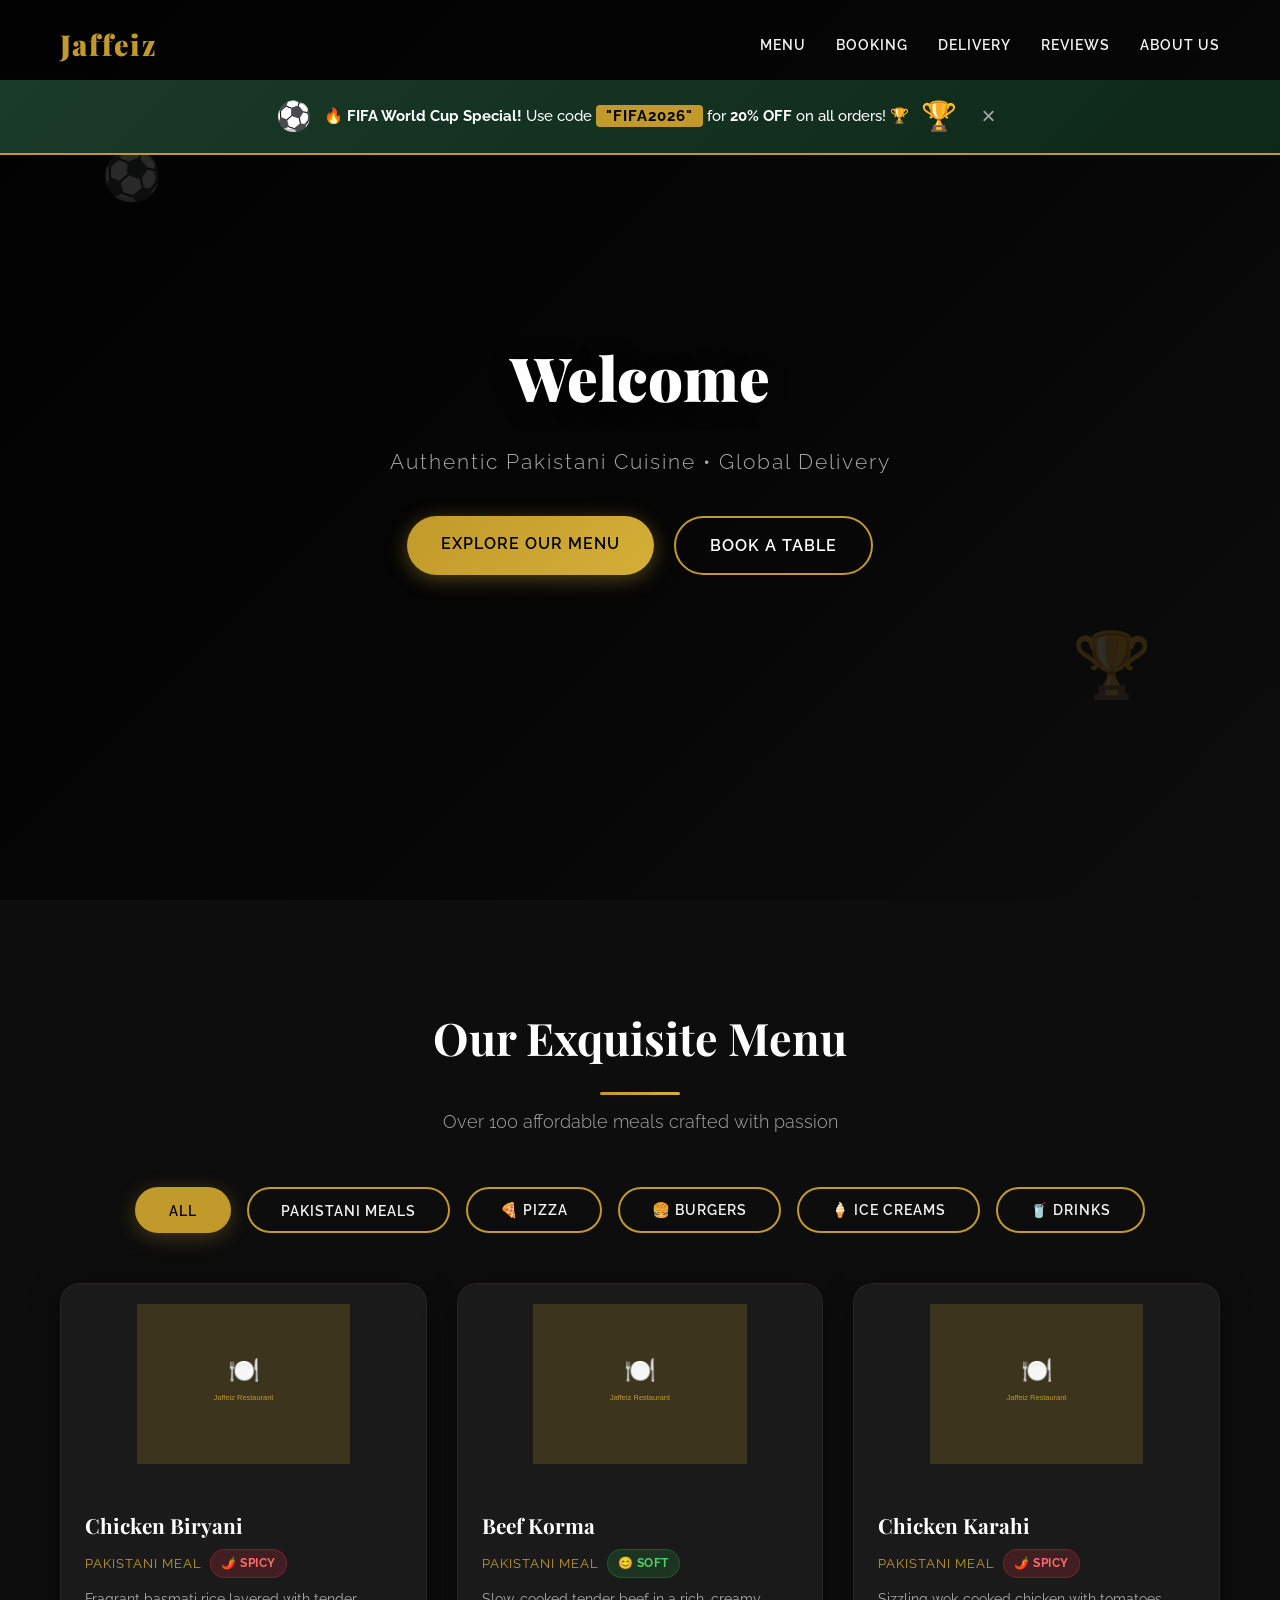
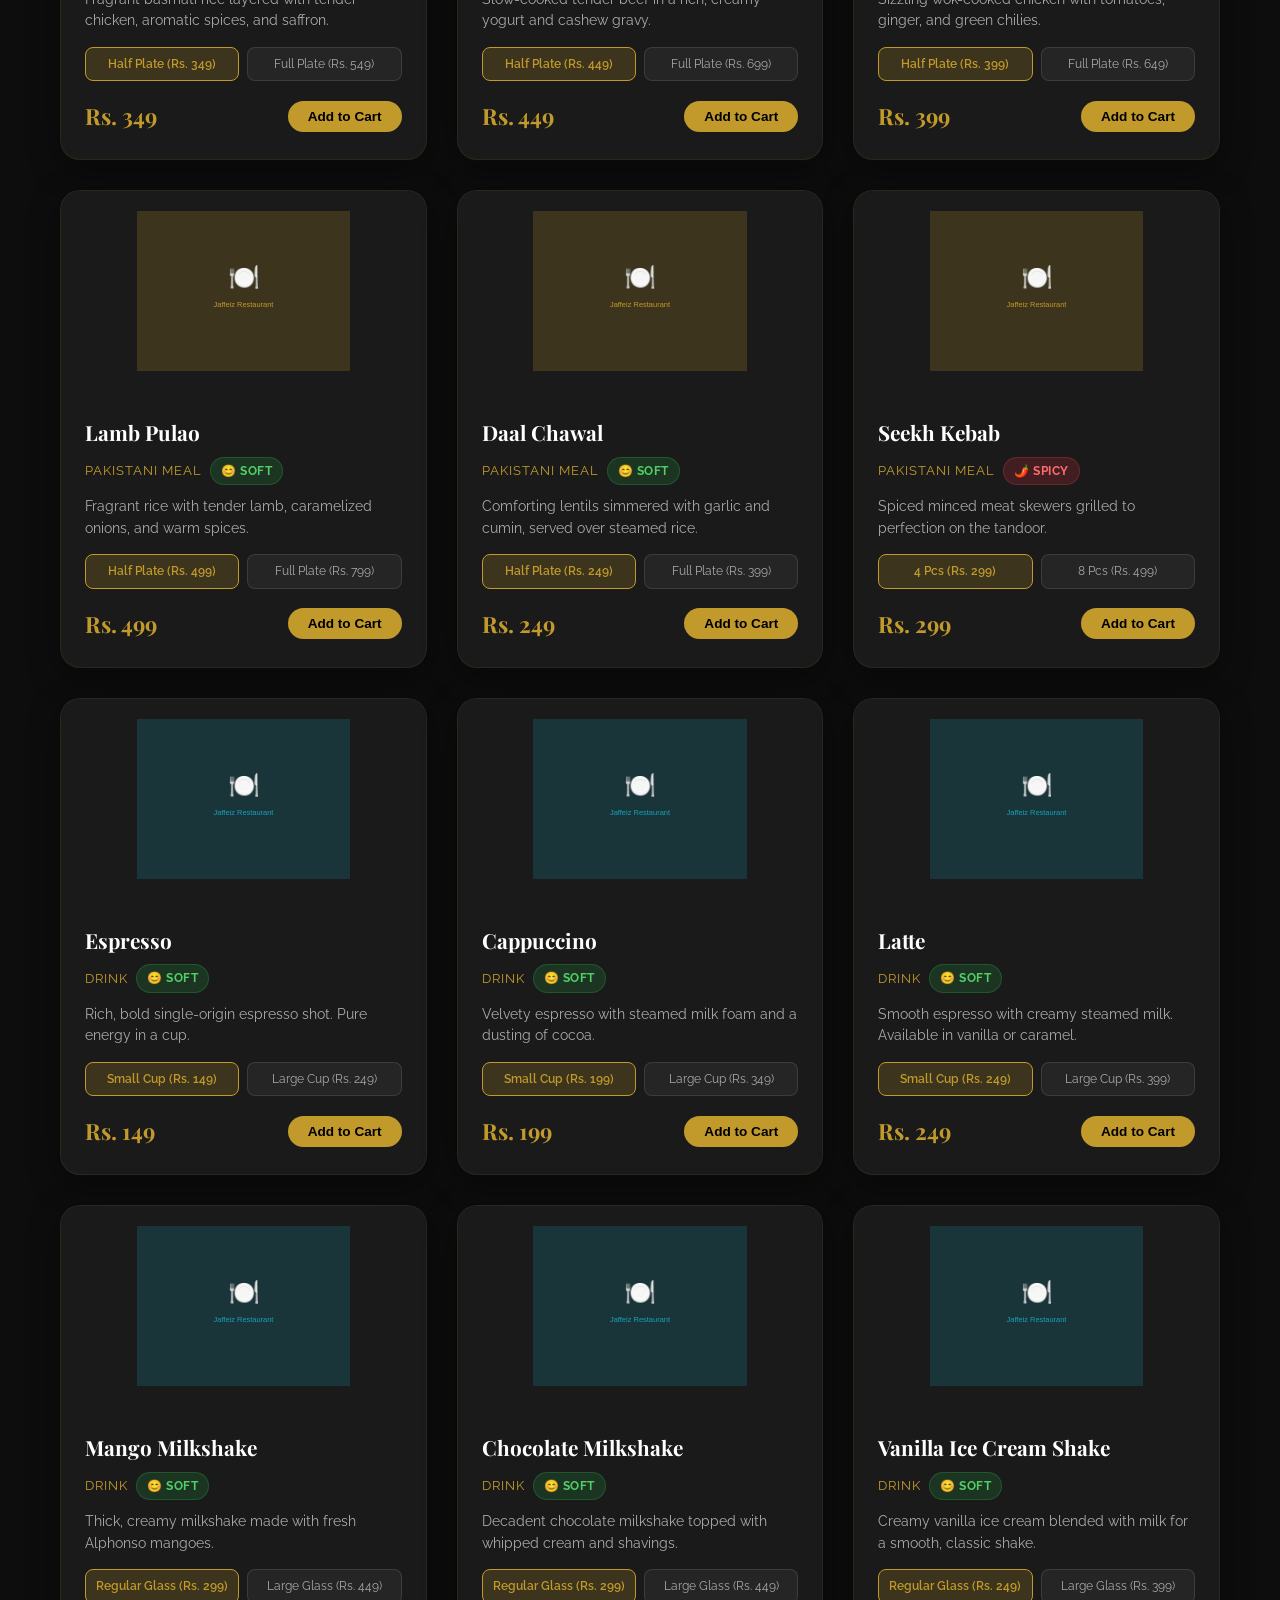
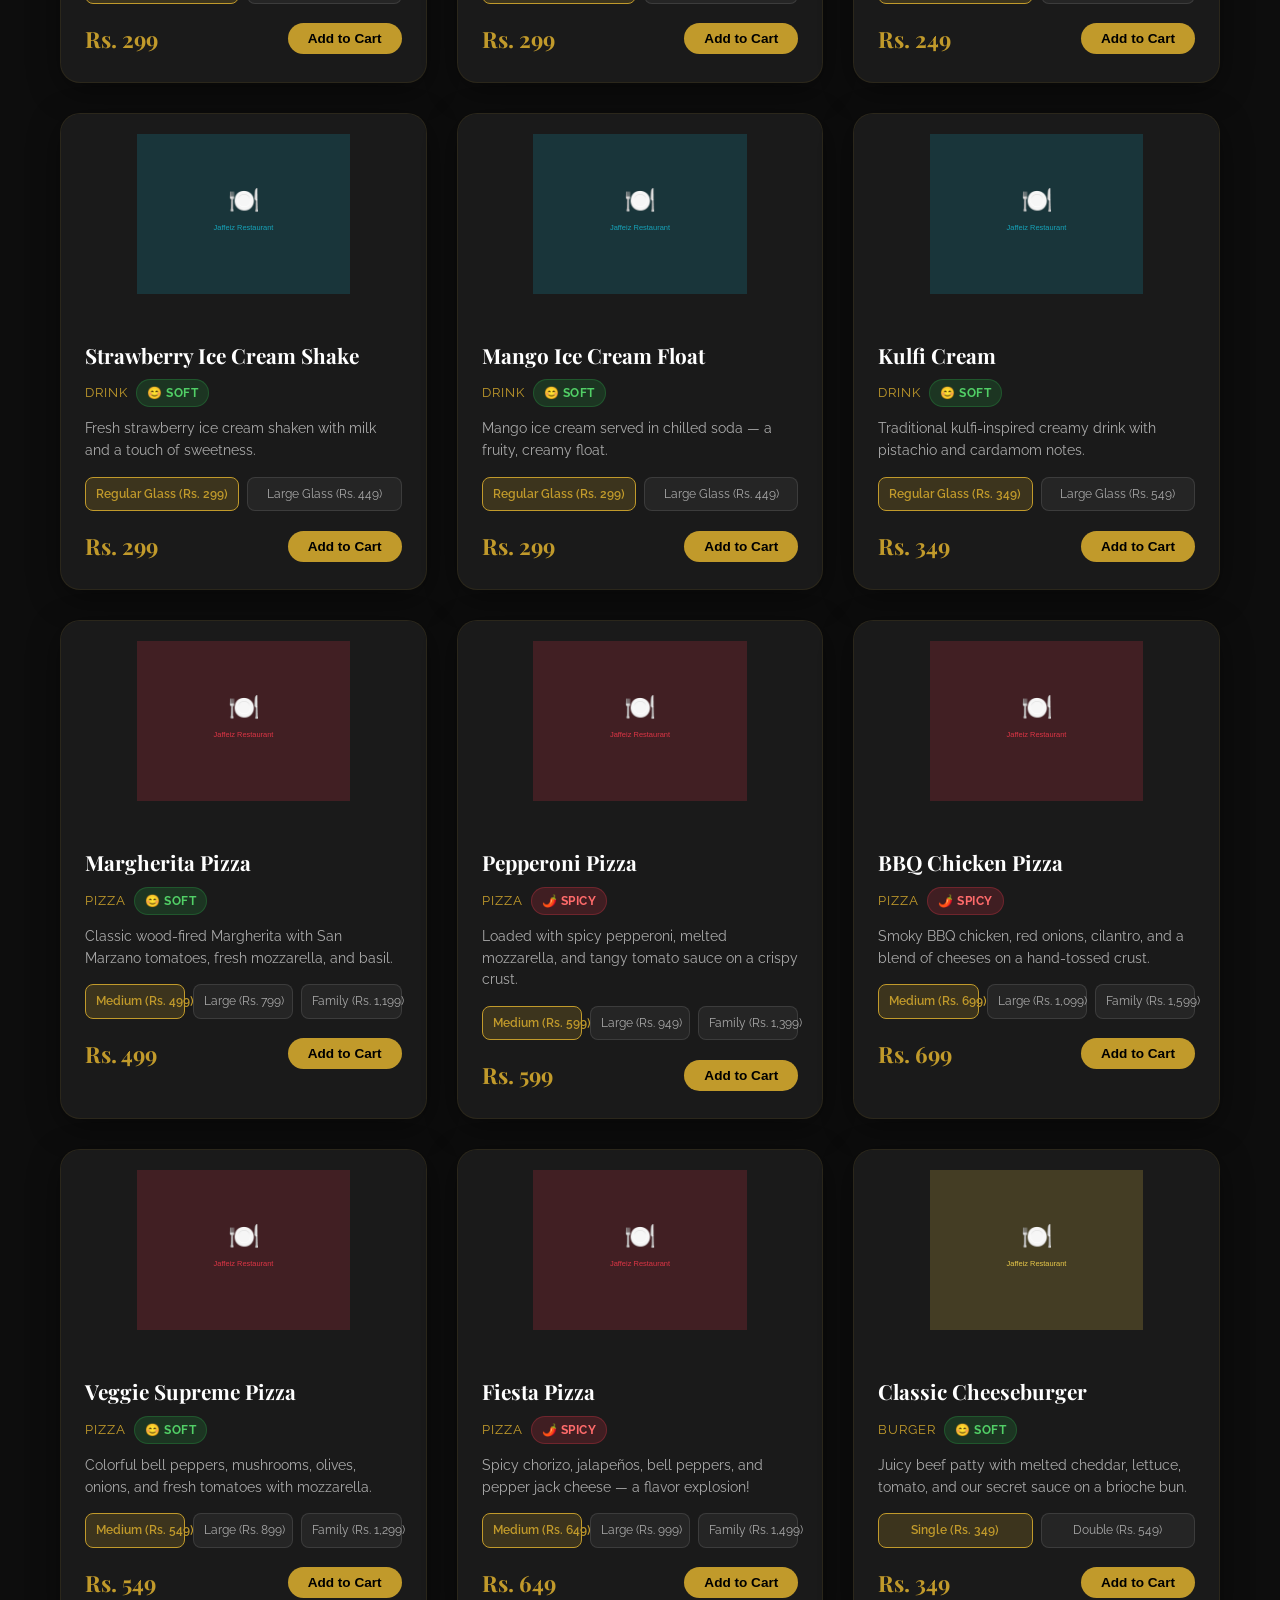
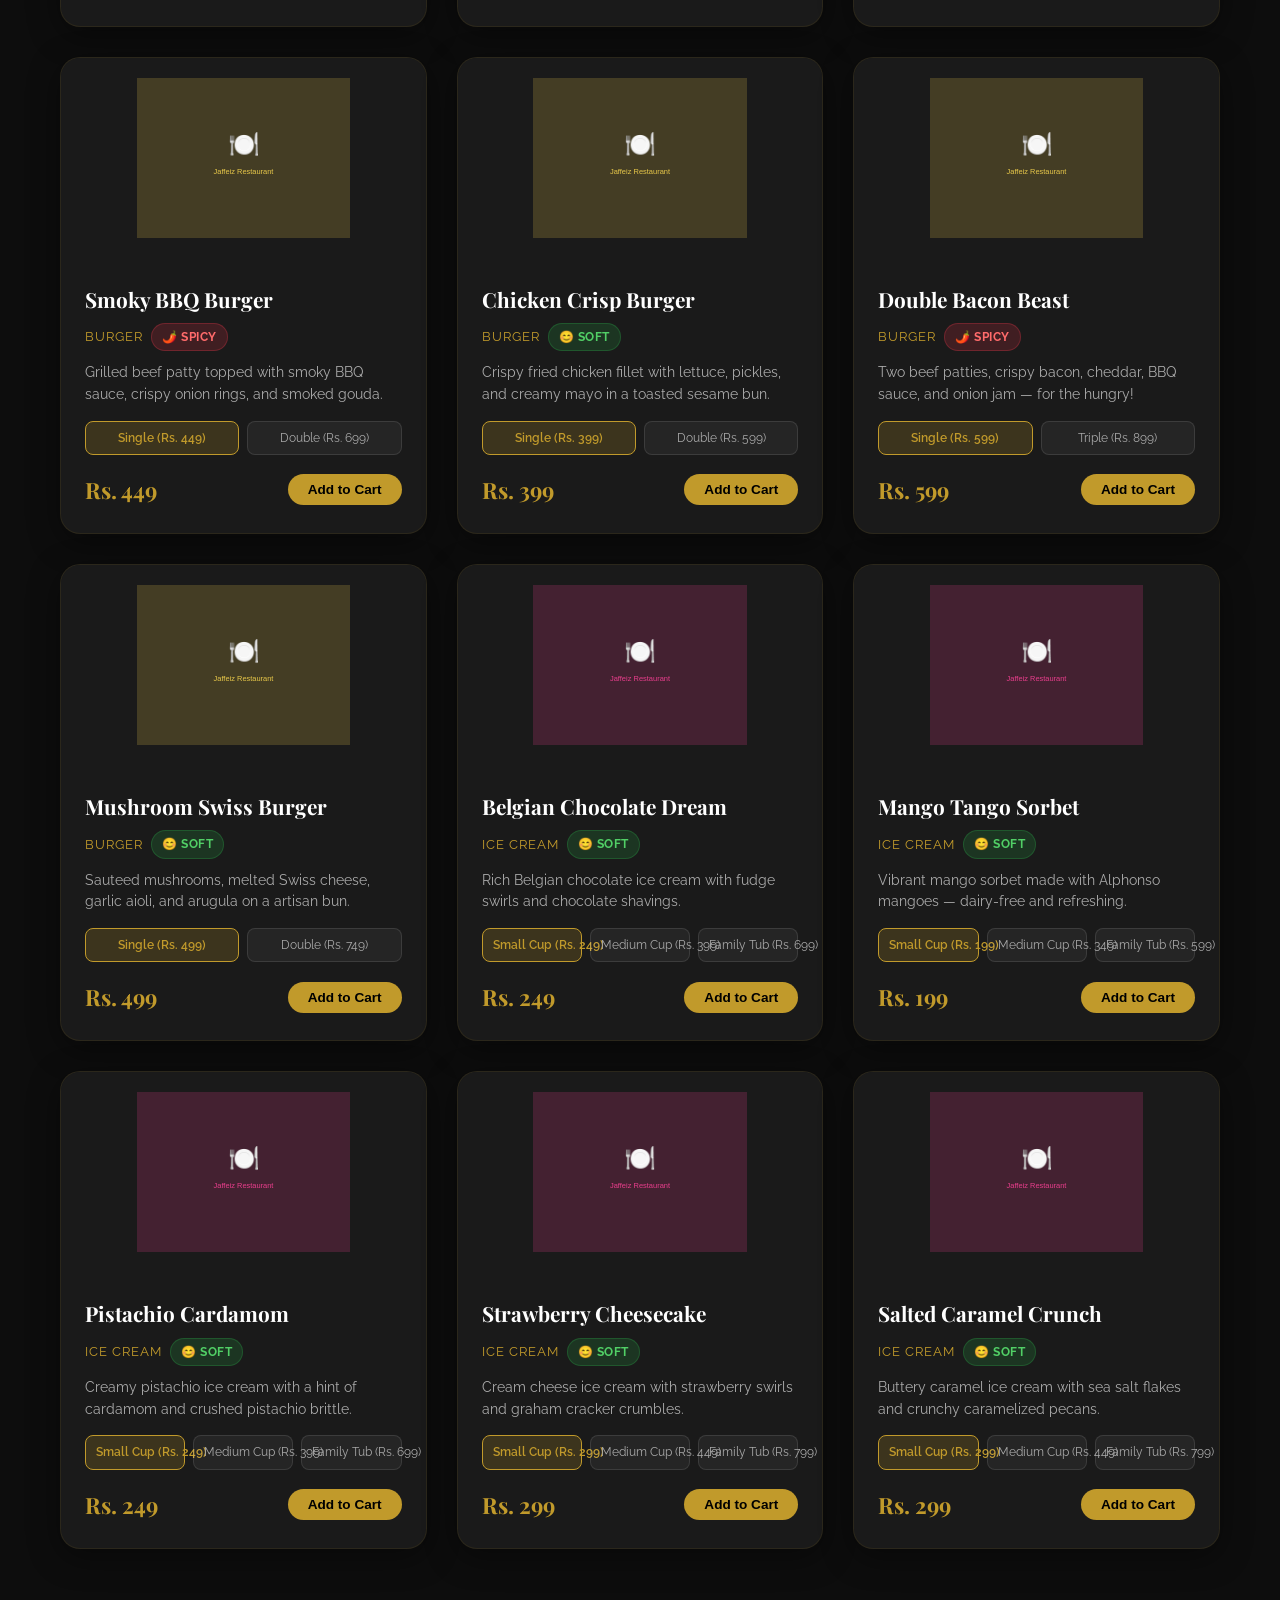
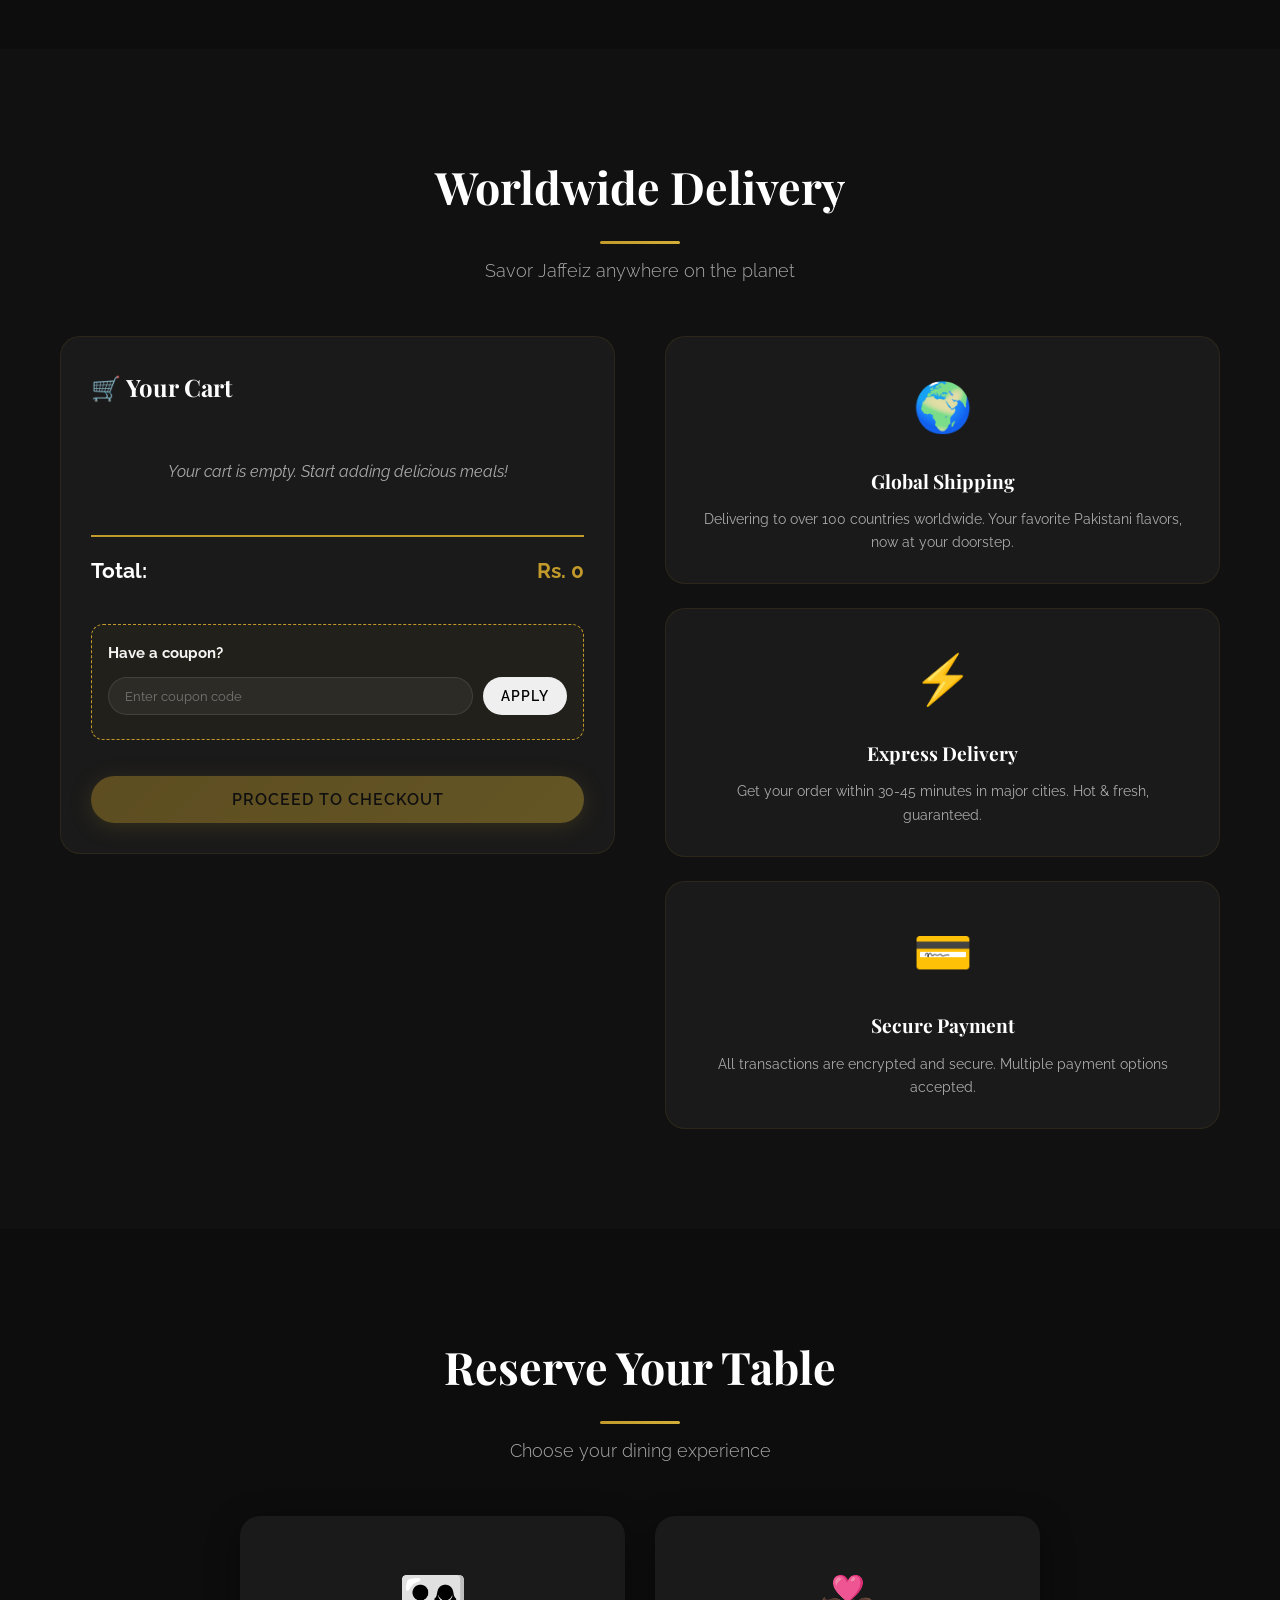
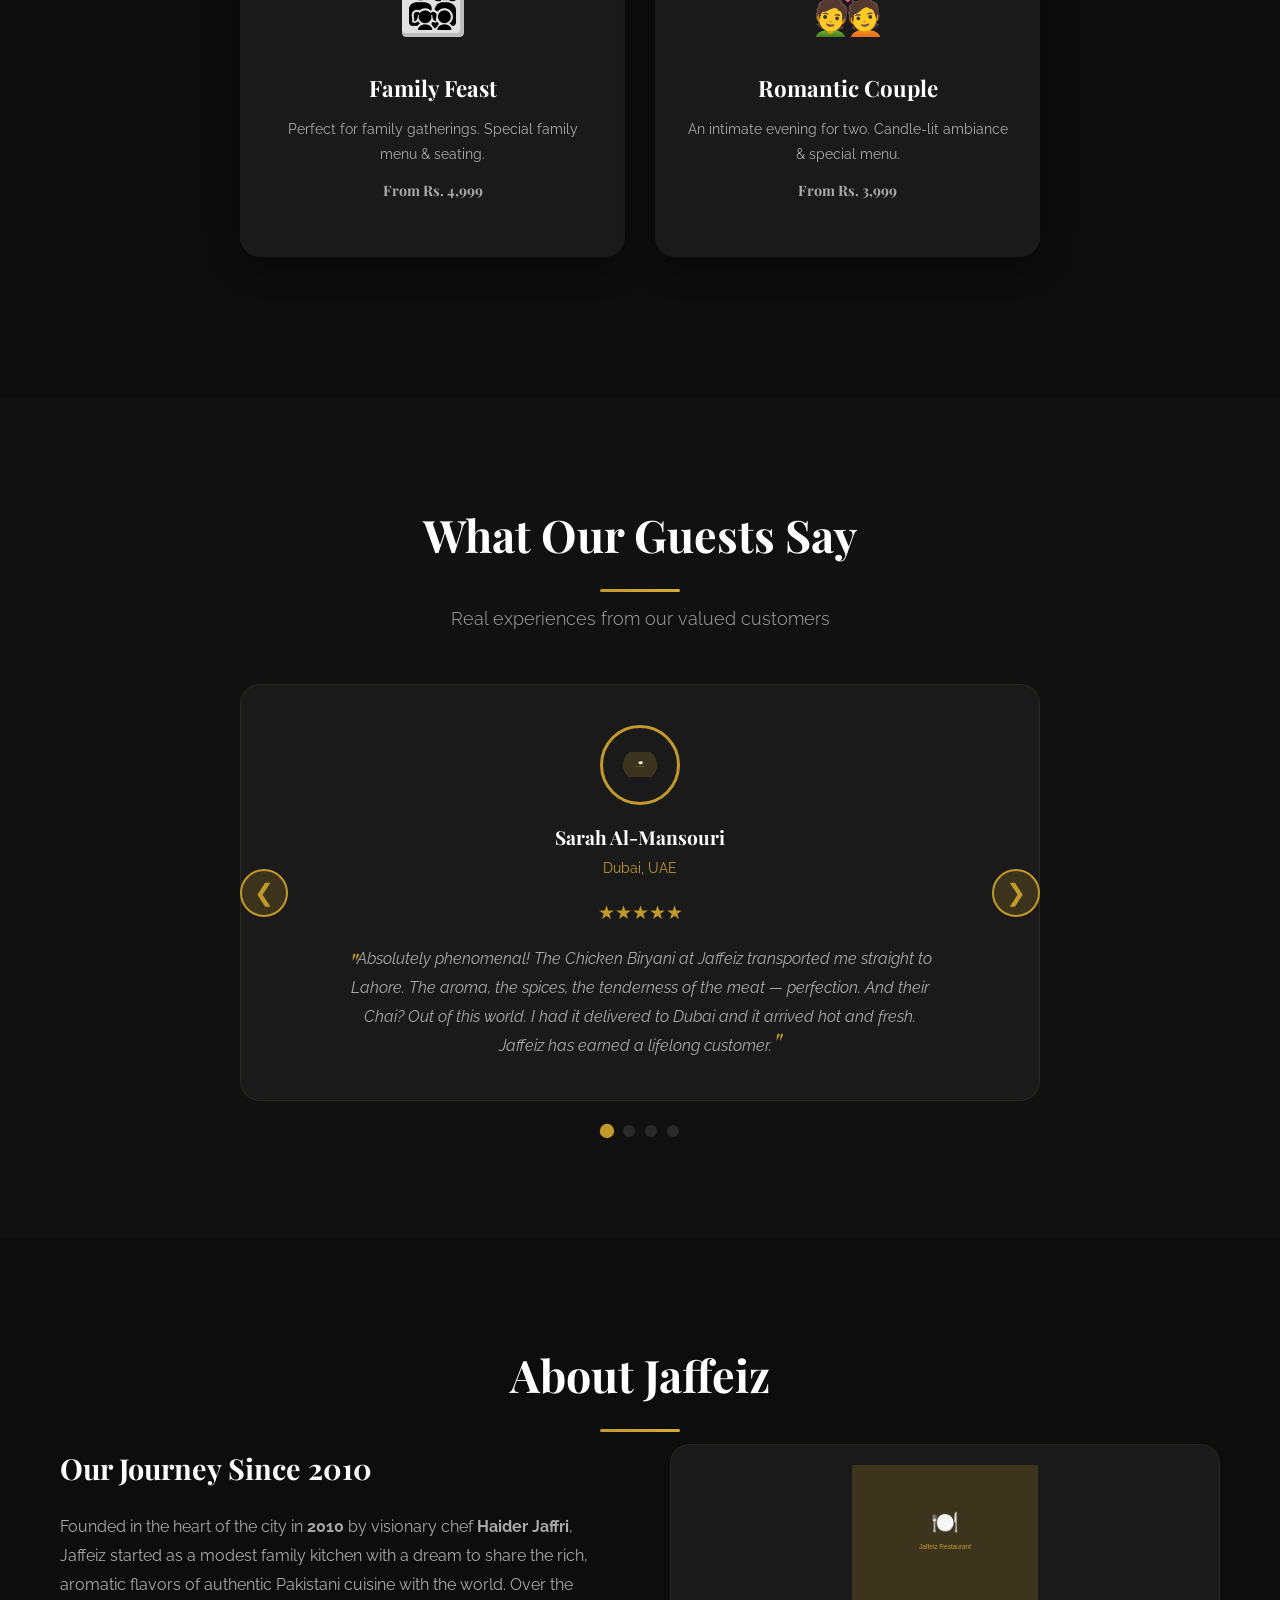
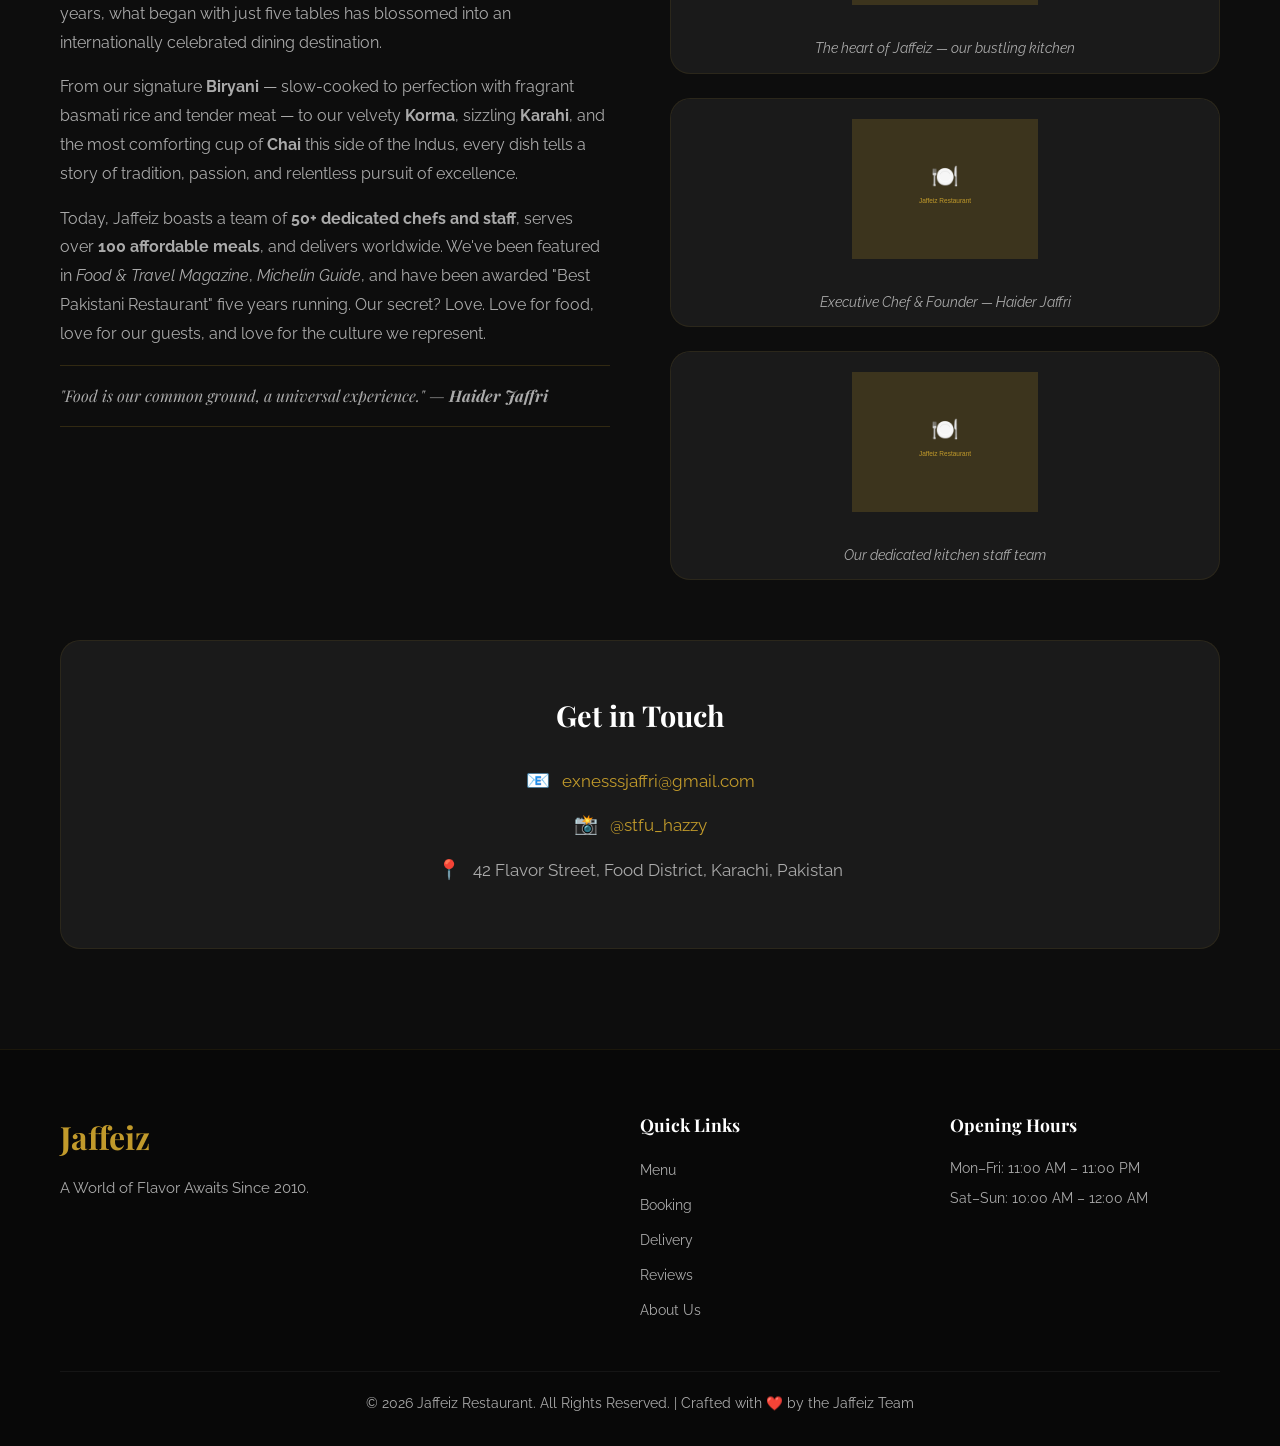
<file: jaffeiz restaurant/index.html>
<!DOCTYPE html>
<html lang="en">
<head>
    <meta charset="UTF-8">
    <meta name="viewport" content="width=device-width, initial-scale=1.0">
    <title>Jaffeiz – A World of Flavor Awaits</title>
    <!-- Link to external CSS -->
    <link rel="stylesheet" href="styles.css">
    <!-- Google Fonts for elegant typography -->
    <link rel="preconnect" href="https://fonts.googleapis.com">
    <link rel="preconnect" href="https://fonts.gstatic.com" crossorigin>
    <link href="https://fonts.googleapis.com/css2?family=Playfair+Display:wght@400;700;900&family=Raleway:wght@300;400;600;700&display=swap" rel="stylesheet">
</head>
<body>

    <!-- ============================================================ -->
    <!-- 1. LOADING SCREEN                                             -->
    <!-- ============================================================ -->
    <div id="loading-screen">
        <div class="loader-content">
            <div class="loader-logo">Jaffeiz</div>
            <div class="loader-spinner"></div>
            <p class="loader-text">Serving up excellence...</p>
        </div>
    </div>

    <!-- ============================================================ -->
    <!-- 2. PARTICLE BACKGROUND (Canvas)                               -->
    <!-- ============================================================ -->
    <canvas id="particle-canvas"></canvas>

    <!-- ============================================================ -->
    <!-- 3. STICKY NAVIGATION                                          -->
    <!-- ============================================================ -->
    <nav id="navbar">
        <div class="nav-container">
            <a href="#" class="nav-logo">Jaffeiz</a>
            <ul class="nav-links" id="nav-links">
                <li><a href="#menu" class="nav-link">Menu</a></li>
                <li><a href="#booking" class="nav-link">Booking</a></li>
                <li><a href="#delivery" class="nav-link">Delivery</a></li>
                <li><a href="#reviews" class="nav-link">Reviews</a></li>
                <li><a href="#about" class="nav-link">About Us</a></li>
            </ul>
            <button class="nav-toggle" id="nav-toggle" aria-label="Toggle navigation">
                <span></span><span></span><span></span>
            </button>
        </div>
    </nav>

    <!-- ============================================================ -->
    <!-- 4. FIFA WORLD CUP PROMO BANNER                                -->
    <!-- ============================================================ -->
    <div id="promo-banner">
        <div class="promo-content">
            <span class="promo-icon">⚽</span>
            <p class="promo-text">
                🔥 <strong>FIFA World Cup Special!</strong> Use code <span class="promo-code">"FIFA2026"</span> for <strong>20% OFF</strong> on all orders! 🏆
            </p>
            <span class="promo-icon">🏆</span>
        </div>
        <button class="promo-close" id="promo-close">&times;</button>
    </div>

    <!-- ============================================================ -->
    <!-- 5. HERO SECTION                                               -->
    <!-- ============================================================ -->
    <section id="hero">
        <div class="hero-overlay"></div>
        <div class="hero-content">
            <h1 id="hero-heading"></h1>
            <p class="hero-subtitle fade-in">Authentic Pakistani Cuisine • Global Delivery</p>
            <div class="hero-cta fade-in">
                <a href="#menu" class="btn btn-primary">Explore Our Menu</a>
                <a href="#booking" class="btn btn-secondary">Book a Table</a>
            </div>
        </div>
        <!-- Decorative soccer ball animations -->
        <div class="floating-ball ball-1">⚽</div>
        <div class="floating-ball ball-2">🏆</div>
    </section>

    <!-- ============================================================ -->
    <!-- 6. CATEGORIZED MENU SECTION                                   -->
    <!-- ============================================================ -->
    <section id="menu" class="section">
        <div class="container">
            <h2 class="section-title slide-up">Our Exquisite Menu</h2>
            <p class="section-subtitle slide-up">Over 100 affordable meals crafted with passion</p>

            <!-- Filter Buttons -->
            <div class="filter-buttons fade-in">
                <button class="filter-btn active" data-filter="all">All</button>
                <button class="filter-btn" data-filter="pakistani">Pakistani Meals</button>
                <button class="filter-btn" data-filter="pizza">🍕 Pizza</button>
                <button class="filter-btn" data-filter="burger">🍔 Burgers</button>
                <button class="filter-btn" data-filter="ice-cream">🍦 Ice Creams</button>
                <button class="filter-btn" data-filter="drinks">🥤 Drinks</button>
            </div>

            <!-- Menu Grid -->
            <div class="menu-grid" id="menu-grid">
                <!-- Menu items will be injected by JavaScript -->
            </div>
        </div>
    </section>

    <!-- ============================================================ -->
    <!-- 7. GLOBAL DELIVERY & COUPON SYSTEM (Cart)                     -->
    <!-- ============================================================ -->
    <section id="delivery" class="section bg-dark">
        <div class="container">
            <h2 class="section-title slide-up">Worldwide Delivery</h2>
            <p class="section-subtitle slide-up">Savor Jaffeiz anywhere on the planet</p>

            <div class="delivery-wrapper fade-in">
                <!-- Cart Overview -->
                <div class="cart-section">
                    <h3 class="cart-title">🛒 Your Cart</h3>
                    <div id="cart-items">
                        <p class="cart-empty">Your cart is empty. Start adding delicious meals!</p>
                    </div>
                    <div class="cart-total" id="cart-total">
                        <span>Total:</span>
                        <span id="total-price">Rs. 0</span>
                    </div>

                    <!-- Coupon System -->
                    <div class="coupon-section">
                        <h4>Have a coupon?</h4>
                        <div class="coupon-input-group">
                            <input type="text" id="coupon-input" placeholder="Enter coupon code" />
                            <button id="apply-coupon" class="btn btn-small">Apply</button>
                        </div>
                        <p id="coupon-message" class="coupon-message"></p>
                    </div>

                    <button id="checkout-btn" class="btn btn-primary" disabled>Proceed to Checkout</button>

                    <!-- Cart Billing Modal (hidden by default) -->
                    <div id="cart-billing" class="cart-billing" style="display: none;">
                        <h4 class="cart-billing-title">🧾 Order Billing</h4>
                        <div id="cart-billing-summary" class="cart-billing-summary"></div>
                        <form id="cart-billing-form">
                            <div class="form-group">
                                <label for="cart-delivery-name">Full Name</label>
                                <input type="text" id="cart-delivery-name" placeholder="Enter your name" required />
                            </div>
                            <div class="form-group">
                                <label for="cart-delivery-phone">Phone Number</label>
                                <input type="tel" id="cart-delivery-phone" placeholder="03XX-XXXXXXX" required />
                            </div>
                            <div class="form-group">
                                <label for="cart-delivery-address">Delivery Address</label>
                                <textarea id="cart-delivery-address" rows="2" placeholder="House #, Street, City" required></textarea>
                            </div>
                            <div class="form-group">
                                <label for="cart-payment-method">Payment Method</label>
                                <select id="cart-payment-method">
                                    <option value="cod">Cash on Delivery</option>
                                    <option value="card">Credit / Debit Card</option>
                                    <option value="jazzcash">JazzCash</option>
                                    <option value="easypaisa">EasyPaisa</option>
                                </select>
                            </div>
                            <div class="form-row" style="display: flex; gap: 10px; margin-top: 16px;">
                                <button type="submit" class="btn btn-primary" style="flex: 1;">✅ Place Order</button>
                                <button type="button" id="cart-billing-cancel" class="btn btn-secondary" style="flex: 0.5;">Cancel</button>
                            </div>
                        </form>
                    </div>
                </div>

                <!-- Delivery Info -->
                <div class="delivery-info">
                    <div class="delivery-card">
                        <div class="delivery-icon">🌍</div>
                        <h4>Global Shipping</h4>
                        <p>Delivering to over 100 countries worldwide. Your favorite Pakistani flavors, now at your doorstep.</p>
                    </div>
                    <div class="delivery-card">
                        <div class="delivery-icon">⚡</div>
                        <h4>Express Delivery</h4>
                        <p>Get your order within 30-45 minutes in major cities. Hot & fresh, guaranteed.</p>
                    </div>
                    <div class="delivery-card">
                        <div class="delivery-icon">💳</div>
                        <h4>Secure Payment</h4>
                        <p>All transactions are encrypted and secure. Multiple payment options accepted.</p>
                    </div>
                </div>
            </div>
        </div>
    </section>

    <!-- ============================================================ -->
    <!-- 8. TABLE BOOKING & BILLING SECTION                            -->
    <!-- ============================================================ -->
    <section id="booking" class="section">
        <div class="container">
            <h2 class="section-title slide-up">Reserve Your Table</h2>
            <p class="section-subtitle slide-up">Choose your dining experience</p>

            <div class="booking-wrapper fade-in">
                <!-- Booking Type Selection -->
                <div class="booking-types">
                    <div class="booking-type-card" data-type="family">
                        <div class="booking-icon">👨‍👩‍👧‍👦</div>
                        <h3>Family Feast</h3>
                        <p>Perfect for family gatherings. Special family menu & seating.</p>
                        <p class="booking-price">From Rs. 4,999</p>
                    </div>
                    <div class="booking-type-card" data-type="romantic">
                        <div class="booking-icon">💑</div>
                        <h3>Romantic Couple</h3>
                        <p>An intimate evening for two. Candle-lit ambiance & special menu.</p>
                        <p class="booking-price">From Rs. 3,999</p>
                    </div>
                </div>

                <!-- Booking Form -->
                <div class="booking-form-wrapper" id="booking-form-wrapper" style="display: none;">
                    <h3 id="booking-form-title">Book Your Experience</h3>
                    <form id="booking-form">
                        <input type="hidden" id="booking-type" name="booking-type" />
                        <div class="form-row">
                            <div class="form-group">
                                <label for="book-name">Full Name</label>
                                <input type="text" id="book-name" name="name" placeholder="Enter your full name" required />
                            </div>
                            <div class="form-group">
                                <label for="book-email">Email Address</label>
                                <input type="email" id="book-email" name="email" placeholder="your@email.com" required />
                            </div>
                        </div>
                        <div class="form-row">
                            <div class="form-group">
                                <label for="book-date">Date</label>
                                <input type="date" id="book-date" name="date" required />
                            </div>
                            <div class="form-group">
                                <label for="book-time">Time</label>
                                <input type="time" id="book-time" name="time" required />
                            </div>
                        </div>
                        <div class="form-row">
                            <div class="form-group">
                                <label for="book-guests">Number of Guests</label>
                                <input type="number" id="book-guests" name="guests" min="1" max="20" value="2" required />
                            </div>
                            <div class="form-group">
                                <label for="book-phone">Phone Number</label>
                                <input type="tel" id="book-phone" name="phone" placeholder="+1 (555) 000-0000" required />
                            </div>
                        </div>
                        <div class="form-group">
                            <label for="book-special">Special Requests (optional)</label>
                            <textarea id="book-special" name="special" rows="3" placeholder="Any dietary requirements or special occasions?"></textarea>
                        </div>
                        <button type="submit" class="btn btn-primary">Proceed to Billing</button>
                    </form>
                </div>

                <!-- Billing / Checkout Form -->
                <div class="billing-form-wrapper" id="billing-form-wrapper" style="display: none;">
                    <h3>Complete Your Payment</h3>
                    <form id="billing-form">
                        <div class="form-row">
                            <div class="form-group">
                                <label for="billing-name">Cardholder Name</label>
                                <input type="text" id="billing-name" name="card-name" placeholder="Name on card" required />
                            </div>
                            <div class="form-group">
                                <label for="billing-card">Card Number</label>
                                <input type="text" id="billing-card" name="card-number" placeholder="1234 5678 9012 3456" maxlength="19" required />
                            </div>
                        </div>
                        <div class="form-row">
                            <div class="form-group">
                                <label for="billing-expiry">Expiry Date</label>
                                <input type="text" id="billing-expiry" name="expiry" placeholder="MM/YY" maxlength="5" required />
                            </div>
                            <div class="form-group">
                                <label for="billing-cvv">CVV</label>
                                <input type="text" id="billing-cvv" name="cvv" placeholder="123" maxlength="4" required />
                            </div>
                        </div>
                        <div class="billing-summary">
                            <p><strong>Booking:</strong> <span id="billing-summary-type"></span></p>
                            <p><strong>Date:</strong> <span id="billing-summary-date"></span></p>
                            <p><strong>Guests:</strong> <span id="billing-summary-guests"></span></p>
                            <p><strong>Total:</strong> <span id="billing-summary-total"></span></p>
                        </div>
                        <button type="submit" class="btn btn-primary">Pay Now — $<span id="billing-amount">49.99</span></button>
                        <button type="button" id="billing-back" class="btn btn-secondary">← Back</button>
                    </form>
                </div>
            </div>
        </div>
    </section>

    <!-- ============================================================ -->
    <!-- 9. FAKE REVIEWS SECTION (Carousel)                            -->
    <!-- ============================================================ -->
    <section id="reviews" class="section bg-dark">
        <div class="container">
            <h2 class="section-title slide-up">What Our Guests Say</h2>
            <p class="section-subtitle slide-up">Real experiences from our valued customers</p>

            <div class="reviews-carousel fade-in">
                <div class="reviews-track" id="reviews-track">
                    <!-- Reviews will be injected by JavaScript -->
                </div>
                <button class="review-nav review-prev" id="review-prev">❮</button>
                <button class="review-nav review-next" id="review-next">❯</button>
            </div>
            <div class="review-dots" id="review-dots"></div>
        </div>
    </section>

    <!-- ============================================================ -->
    <!-- 10. ABOUT US SECTION                                          -->
    <!-- ============================================================ -->
    <section id="about" class="section">
        <div class="container">
            <h2 class="section-title slide-up">About Jaffeiz</h2>

            <div class="about-wrapper">
                <!-- History -->
                <div class="about-text fade-in">
                    <h3>Our Journey Since 2010</h3>
                    <p>
                        Founded in the heart of the city in <strong>2010</strong> by visionary chef <strong>Haider Jaffri</strong>, 
                        Jaffeiz started as a modest family kitchen with a dream to share the rich, aromatic flavors of authentic 
                        Pakistani cuisine with the world. Over the years, what began with just five tables has blossomed into 
                        an internationally celebrated dining destination.
                    </p>
                    <p>
                        From our signature <strong>Biryani</strong> — slow-cooked to perfection with fragrant basmati rice and 
                        tender meat — to our velvety <strong>Korma</strong>, sizzling <strong>Karahi</strong>, and the most 
                        comforting cup of <strong>Chai</strong> this side of the Indus, every dish tells a story of tradition, 
                        passion, and relentless pursuit of excellence.
                    </p>
                    <p>
                        Today, Jaffeiz boasts a team of <strong>50+ dedicated chefs and staff</strong>, serves over 
                        <strong>100 affordable meals</strong>, and delivers worldwide. We've been featured in <em>Food & Travel 
                        Magazine</em>, <em>Michelin Guide</em>, and have been awarded "Best Pakistani Restaurant" five years 
                        running. Our secret? Love. Love for food, love for our guests, and love for the culture we represent.
                    </p>
                    <p class="about-quote">"Food is our common ground, a universal experience." — <strong>Haider Jaffri</strong></p>
                </div>

                <!-- Visuals: Kitchen & Staff -->
                <div class="about-visuals fade-in">
                    <div class="about-image-card">
                        <img src="https://images.unsplash.com/photo-1555396273-367ea4eb4db5?w=600&q=80" alt="Bustling Jaffeiz kitchen" loading="lazy" />
                        <p class="image-caption">The heart of Jaffeiz — our bustling kitchen</p>
                    </div>
                    <div class="about-image-card">
                        <img src="https://images.unsplash.com/photo-1577219491135-ce391730fb2c?w=600&q=80" alt="Head chef at work" loading="lazy" />
                        <p class="image-caption">Executive Chef & Founder — Haider Jaffri</p>
                    </div>
                    <div class="about-image-card">
                        <img src="https://images.unsplash.com/photo-1581299894007-aaa50297cf16?w=600&q=80" alt="Kitchen staff team" loading="lazy" />
                        <p class="image-caption">Our dedicated kitchen staff team</p>
                    </div>
                </div>
            </div>

            <!-- Contact Info -->
            <div class="contact-info fade-in">
                <h3>Get in Touch</h3>
                <div class="contact-details">
                    <p><span class="contact-icon">📧</span> <a href="mailto:exnesssjaffri@gmail.com">exnesssjaffri@gmail.com</a></p>
                    <p><span class="contact-icon">📸</span> <a href="https://instagram.com/stfu_hazzy" target="_blank" rel="noopener">@stfu_hazzy</a></p>
                    <p><span class="contact-icon">📍</span> 42 Flavor Street, Food District, Karachi, Pakistan</p>
                </div>
            </div>
        </div>
    </section>

    <!-- ============================================================ -->
    <!-- 11. FOOTER                                                    -->
    <!-- ============================================================ -->
    <footer id="footer">
        <div class="container">
            <div class="footer-content">
                <div class="footer-brand">
                    <h3>Jaffeiz</h3>
                    <p>A World of Flavor Awaits Since 2010.</p>
                </div>
                <div class="footer-links">
                    <h4>Quick Links</h4>
                    <ul>
                        <li><a href="#menu">Menu</a></li>
                        <li><a href="#booking">Booking</a></li>
                        <li><a href="#delivery">Delivery</a></li>
                        <li><a href="#reviews">Reviews</a></li>
                        <li><a href="#about">About Us</a></li>
                    </ul>
                </div>
                <div class="footer-hours">
                    <h4>Opening Hours</h4>
                    <p>Mon–Fri: 11:00 AM – 11:00 PM</p>
                    <p>Sat–Sun: 10:00 AM – 12:00 AM</p>
                </div>
            </div>
            <div class="footer-bottom">
                <p>&copy; 2026 Jaffeiz Restaurant. All Rights Reserved. | Crafted with ❤️ by the Jaffeiz Team</p>
            </div>
        </div>
    </footer>

    <!-- ============================================================ -->
    <!-- 12. SUCCESS MODAL                                             -->
    <!-- ============================================================ -->
    <div id="success-modal" class="modal-overlay" style="display: none;">
        <div class="modal-content">
            <div class="modal-icon">✅</div>
            <h2>Payment Successful!</h2>
            <p>A confirmation email has been sent to your email address regarding your table booking.</p>
            <button id="modal-close" class="btn btn-primary">Great, Thanks!</button>
        </div>
    </div>

    <!-- Link to external JavaScript -->
    <script src="script.js"></script>
</body>
</html>
</file>
<file: jaffeiz restaurant/styles.css>
/* ================================================================
   JAFFEIZ RESTAURANT — Complete Stylesheet
   ================================================================
   Theme: Elegant, Premium, Professional with FIFA World Cup festivity
   Fonts: Playfair Display (headings) + Raleway (body)
   ================================================================ */

/* ---- CSS Variables / Design Tokens ---- */
:root {
    --color-primary: #c19a2b;        /* Gold accent — FIFA trophy inspired */
    --color-primary-dark: #9e7d1f;
    --color-primary-light: #e8c84a;
    --color-secondary: #1a3a2a;      /* Deep green — soccer field inspired */
    --color-secondary-light: #2d5a3f;
    --color-accent: #d4af37;         /* Rich gold */
    --color-bg-dark: #0d0d0d;
    --color-bg-section: #111;
    --color-bg-card: #1a1a1a;
    --color-text: #f5f5f5;
    --color-text-muted: #aaa;
    --color-white: #fff;
    --color-black: #000;
    --color-overlay: rgba(0, 0, 0, 0.7);
    --color-success: #28a745;
    --color-error: #dc3545;
    --font-heading: 'Playfair Display', serif;
    --font-body: 'Raleway', sans-serif;
    --transition: 0.3s ease;
    --shadow: 0 8px 32px rgba(0, 0, 0, 0.4);
    --shadow-hover: 0 12px 48px rgba(0, 0, 0, 0.6);
    --radius: 12px;
    --radius-lg: 20px;
}

/* ---- Reset & Base ---- */
*,
*::before,
*::after {
    margin: 0;
    padding: 0;
    box-sizing: border-box;
}

html {
    scroll-behavior: smooth;
    font-size: 16px;
}

body {
    font-family: var(--font-body);
    background-color: var(--color-bg-dark);
    color: var(--color-text);
    line-height: 1.7;
    overflow-x: hidden;
    position: relative;
}

a {
    text-decoration: none;
    color: inherit;
}

ul {
    list-style: none;
}

img {
    max-width: 100%;
    height: auto;
    display: block;
}

/* ---- Container ---- */
.container {
    width: 100%;
    max-width: 1200px;
    margin: 0 auto;
    padding: 0 20px;
}

/* ---- Section ---- */
.section {
    padding: 100px 0;
    position: relative;
    z-index: 1;
}

.section-title {
    font-family: var(--font-heading);
    font-size: 2.8rem;
    font-weight: 700;
    text-align: center;
    margin-bottom: 12px;
    color: var(--color-white);
    position: relative;
}

.section-title::after {
    content: '';
    display: block;
    width: 80px;
    height: 3px;
    background: linear-gradient(90deg, var(--color-primary), var(--color-accent));
    margin: 16px auto 0;
    border-radius: 2px;
}

.section-subtitle {
    text-align: center;
    font-size: 1.1rem;
    color: var(--color-text-muted);
    margin-bottom: 50px;
    font-weight: 300;
}

.bg-dark {
    background-color: var(--color-bg-section);
}

/* ---- Buttons ---- */
.btn {
    display: inline-block;
    padding: 14px 34px;
    font-family: var(--font-body);
    font-size: 1rem;
    font-weight: 600;
    border: none;
    border-radius: 50px;
    cursor: pointer;
    transition: var(--transition);
    text-transform: uppercase;
    letter-spacing: 1px;
}

.btn-primary {
    background: linear-gradient(135deg, var(--color-primary), var(--color-accent));
    color: var(--color-black);
    box-shadow: 0 4px 20px rgba(193, 154, 43, 0.4);
}

.btn-primary:hover {
    transform: translateY(-3px);
    box-shadow: 0 8px 30px rgba(193, 154, 43, 0.6);
}

.btn-secondary {
    background: transparent;
    color: var(--color-white);
    border: 2px solid var(--color-primary);
}

.btn-secondary:hover {
    background: var(--color-primary);
    color: var(--color-black);
    transform: translateY(-3px);
}

.btn-small {
    padding: 8px 18px;
    font-size: 0.85rem;
}

/* ================================================================
   1. LOADING SCREEN
   ================================================================ */
#loading-screen {
    position: fixed;
    top: 0;
    left: 0;
    width: 100%;
    height: 100%;
    background: var(--color-bg-dark);
    display: flex;
    align-items: center;
    justify-content: center;
    z-index: 10000;
    transition: opacity 0.6s ease, visibility 0.6s ease;
}

#loading-screen.hidden {
    opacity: 0;
    visibility: hidden;
}

.loader-content {
    text-align: center;
}

.loader-logo {
    font-family: var(--font-heading);
    font-size: 3.5rem;
    font-weight: 900;
    color: var(--color-primary);
    letter-spacing: 4px;
    margin-bottom: 24px;
    animation: pulse-logo 1.5s ease-in-out infinite;
}

@keyframes pulse-logo {
    0%, 100% { transform: scale(1); opacity: 1; }
    50% { transform: scale(1.05); opacity: 0.8; }
}

.loader-spinner {
    width: 50px;
    height: 50px;
    border: 4px solid var(--color-bg-card);
    border-top: 4px solid var(--color-primary);
    border-radius: 50%;
    margin: 0 auto 20px;
    animation: spin 1s linear infinite;
}

@keyframes spin {
    0% { transform: rotate(0deg); }
    100% { transform: rotate(360deg); }
}

.loader-text {
    font-size: 1rem;
    color: var(--color-text-muted);
    letter-spacing: 2px;
    animation: fade-blink 1.5s ease-in-out infinite;
}

@keyframes fade-blink {
    0%, 100% { opacity: 0.5; }
    50% { opacity: 1; }
}

/* ================================================================
   2. PARTICLE CANVAS BACKGROUND
   ================================================================ */
#particle-canvas {
    position: fixed;
    top: 0;
    left: 0;
    width: 100%;
    height: 100%;
    z-index: 0;
    pointer-events: none;
}

/* ================================================================
   3. STICKY NAVIGATION
   ================================================================ */
#navbar {
    position: fixed;
    top: 0;
    left: 0;
    width: 100%;
    z-index: 1000;
    background: transparent;
    padding: 20px 0;
    transition: var(--transition);
}

#navbar.scrolled {
    background: rgba(13, 13, 13, 0.98);
    backdrop-filter: blur(20px);
    -webkit-backdrop-filter: blur(20px);
    padding: 12px 0;
    box-shadow: 0 4px 30px rgba(0, 0, 0, 0.5);
}

.nav-container {
    max-width: 1200px;
    margin: 0 auto;
    padding: 0 20px;
    display: flex;
    align-items: center;
    justify-content: space-between;
}

.nav-logo {
    font-family: var(--font-heading);
    font-size: 1.8rem;
    font-weight: 900;
    color: var(--color-primary);
    letter-spacing: 2px;
}

.nav-links {
    display: flex;
    align-items: center;
    gap: 30px;
}

.nav-link {
    font-size: 0.9rem;
    font-weight: 600;
    color: var(--color-text);
    text-transform: uppercase;
    letter-spacing: 1px;
    position: relative;
    padding: 4px 0;
    transition: var(--transition);
}

.nav-link::after {
    content: '';
    position: absolute;
    bottom: 0;
    left: 0;
    width: 0;
    height: 2px;
    background: var(--color-primary);
    transition: var(--transition);
}

.nav-link:hover::after,
.nav-link.active::after {
    width: 100%;
}

.nav-link:hover {
    color: var(--color-primary);
}

/* Mobile Nav Toggle */
.nav-toggle {
    display: none;
    flex-direction: column;
    gap: 5px;
    background: none;
    border: none;
    cursor: pointer;
    padding: 4px;
}

.nav-toggle span {
    display: block;
    width: 28px;
    height: 2px;
    background: var(--color-white);
    transition: var(--transition);
}

.nav-toggle.active span:nth-child(1) {
    transform: rotate(45deg) translate(5px, 5px);
}

.nav-toggle.active span:nth-child(2) {
    opacity: 0;
}

.nav-toggle.active span:nth-child(3) {
    transform: rotate(-45deg) translate(5px, -5px);
}

/* ================================================================
   4. FIFA WORLD CUP PROMO BANNER
   ================================================================ */
#promo-banner {
    position: fixed;
    top: 80px;
    left: 0;
    width: 100%;
    z-index: 999;
    background: linear-gradient(135deg, #1a3a2a, #0d2818);
    padding: 12px 20px;
    display: flex;
    align-items: center;
    justify-content: center;
    gap: 16px;
    border-bottom: 2px solid var(--color-primary);
    animation: slide-down 0.5s ease;
    transition: transform 0.4s ease, opacity 0.4s ease;
}

#promo-banner.hidden {
    transform: translateY(-100%);
    opacity: 0;
}

@keyframes slide-down {
    from { transform: translateY(-100%); }
    to { transform: translateY(0); }
}

.promo-content {
    display: flex;
    align-items: center;
    gap: 12px;
}

.promo-icon {
    font-size: 1.8rem;
    animation: bounce 2s ease-in-out infinite;
}

@keyframes bounce {
    0%, 100% { transform: translateY(0); }
    50% { transform: translateY(-6px); }
}

.promo-text {
    font-size: 0.95rem;
    color: var(--color-white);
    font-weight: 500;
}

.promo-code {
    background: var(--color-primary);
    color: var(--color-black);
    padding: 2px 10px;
    border-radius: 4px;
    font-weight: 700;
    letter-spacing: 1px;
}

.promo-close {
    background: none;
    border: none;
    color: var(--color-text-muted);
    font-size: 1.5rem;
    cursor: pointer;
    transition: var(--transition);
    padding: 0 8px;
}

.promo-close:hover {
    color: var(--color-white);
}

/* ================================================================
   5. HERO SECTION
   ================================================================ */
#hero {
    min-height: 100vh;
    display: flex;
    align-items: center;
    justify-content: center;
    position: relative;
    background: #0d0d0d;
    background-image: url('https://images.unsplash.com/photo-1414235077428-338989a2e8c0?w=1920&q=80');
    background-size: cover;
    background-position: center;
    background-repeat: no-repeat;
    background-attachment: fixed;
    overflow: hidden;
    z-index: 1;
}

.hero-overlay {
    position: absolute;
    top: 0;
    left: 0;
    width: 100%;
    height: 100%;
    background: linear-gradient(135deg, rgba(0,0,0,0.85) 0%, rgba(0,0,0,0.6) 50%, rgba(13,13,13,0.85) 100%);
    z-index: 1;
}

.hero-content {
    position: relative;
    z-index: 2;
    text-align: center;
    padding: 0 20px;
    max-width: 800px;
}

#hero-heading {
    font-family: var(--font-heading);
    font-size: 3.8rem;
    font-weight: 900;
    color: var(--color-white);
    margin-bottom: 16px;
    min-height: 100px;
    text-shadow: 0 4px 20px rgba(0,0,0,0.5);
}

.hero-subtitle {
    font-size: 1.3rem;
    color: var(--color-text-muted);
    margin-bottom: 36px;
    font-weight: 300;
    letter-spacing: 2px;
}

.hero-cta {
    display: flex;
    gap: 20px;
    justify-content: center;
    flex-wrap: wrap;
}

/* Floating soccer balls */
.floating-ball {
    position: absolute;
    font-size: 3rem;
    z-index: 2;
    opacity: 0.15;
    animation: float-around 12s ease-in-out infinite;
    pointer-events: none;
}

.ball-1 {
    top: 15%;
    left: 8%;
    animation-delay: 0s;
}

.ball-2 {
    bottom: 20%;
    right: 10%;
    font-size: 4rem;
    animation-delay: 4s;
}

@keyframes float-around {
    0%, 100% { transform: translate(0, 0) rotate(0deg); }
    25% { transform: translate(30px, -30px) rotate(90deg); }
    50% { transform: translate(-20px, 20px) rotate(180deg); }
    75% { transform: translate(20px, -20px) rotate(270deg); }
}

/* ================================================================
   6. CATEGORIZED MENU SECTION
   ================================================================ */
.filter-buttons {
    display: flex;
    justify-content: center;
    gap: 16px;
    margin-bottom: 50px;
    flex-wrap: wrap;
}

.filter-btn {
    padding: 12px 32px;
    font-family: var(--font-body);
    font-size: 0.9rem;
    font-weight: 600;
    border: 2px solid var(--color-primary);
    background: transparent;
    color: var(--color-text);
    border-radius: 50px;
    cursor: pointer;
    transition: var(--transition);
    text-transform: uppercase;
    letter-spacing: 1px;
}

.filter-btn:hover,
.filter-btn.active {
    background: var(--color-primary);
    color: var(--color-black);
    box-shadow: 0 4px 20px rgba(193, 154, 43, 0.3);
}

.menu-grid {
    display: grid;
    grid-template-columns: repeat(auto-fill, minmax(280px, 1fr));
    gap: 30px;
}

/* Menu Item Card */
.menu-item {
    background: var(--color-bg-card);
    border-radius: var(--radius-lg);
    overflow: hidden;
    transition: var(--transition);
    cursor: pointer;
    box-shadow: var(--shadow);
    border: 1px solid rgba(193, 154, 43, 0.1);
    animation: fadeInUp 0.6s ease forwards;
    opacity: 0;
}

.menu-item:hover {
    transform: translateY(-8px) scale(1.02);
    box-shadow: var(--shadow-hover);
    border-color: var(--color-primary);
}

.menu-item-image {
    width: 100%;
    height: 200px;
    object-fit: cover;
    transition: var(--transition);
}

.menu-item:hover .menu-item-image {
    transform: scale(1.1);
}

.menu-item-info {
    padding: 24px;
}

.menu-item-name {
    font-family: var(--font-heading);
    font-size: 1.3rem;
    font-weight: 700;
    margin-bottom: 6px;
    color: var(--color-white);
}

.menu-item-category {
    font-size: 0.8rem;
    color: var(--color-primary);
    text-transform: uppercase;
    letter-spacing: 1px;
    margin-bottom: 10px;
}

.menu-item-description {
    font-size: 0.9rem;
    color: var(--color-text-muted);
    margin-bottom: 16px;
    line-height: 1.5;
}

.menu-item-footer {
    display: flex;
    align-items: center;
    justify-content: space-between;
}

.menu-item-price {
    font-family: var(--font-heading);
    font-size: 1.4rem;
    font-weight: 700;
    color: var(--color-primary);
}

.add-to-cart-btn {
    padding: 8px 20px;
    background: var(--color-primary);
    color: var(--color-black);
    border: none;
    border-radius: 50px;
    font-weight: 700;
    font-size: 0.85rem;
    cursor: pointer;
    transition: var(--transition);
}

.add-to-cart-btn:hover {
    background: var(--color-primary-light);
    transform: scale(1.05);
}

/* Floating animation on hover */
.menu-item:hover .menu-item-image {
    animation: float-image 2s ease-in-out infinite;
}

@keyframes float-image {
    0%, 100% { transform: translateY(0) scale(1.1); }
    50% { transform: translateY(-10px) scale(1.1); }
}

@keyframes fadeInUp {
    from { opacity: 0; transform: translateY(40px); }
    to { opacity: 1; transform: translateY(0); }
}

/* ---- Flavor Badges ---- */
.menu-item-badges {
    display: flex;
    align-items: center;
    gap: 8px;
    margin-bottom: 10px;
    flex-wrap: wrap;
}

.menu-item-badges .menu-item-category {
    margin-bottom: 0;
}

.flavor-badge {
    display: inline-flex;
    align-items: center;
    gap: 4px;
    padding: 3px 10px;
    border-radius: 50px;
    font-size: 0.75rem;
    font-weight: 700;
    text-transform: uppercase;
    letter-spacing: 0.5px;
}

.flavor-badge.spicy {
    background: rgba(220, 53, 69, 0.2);
    color: #ff6b6b;
    border: 1px solid rgba(220, 53, 69, 0.3);
}

.flavor-badge.soft {
    background: rgba(40, 167, 69, 0.2);
    color: #51cf66;
    border: 1px solid rgba(40, 167, 69, 0.3);
}

/* ---- Size Selector ---- */
.size-selector {
    display: flex;
    gap: 8px;
    margin-bottom: 16px;
    flex-wrap: wrap;
}

.size-option {
    flex: 1;
    min-width: 80px;
}

.size-option input[type="radio"] {
    display: none;
}

.size-label {
    display: block;
    padding: 6px 10px;
    text-align: center;
    background: rgba(255,255,255,0.05);
    border: 1px solid rgba(255,255,255,0.1);
    border-radius: 8px;
    font-size: 0.75rem;
    color: var(--color-text-muted);
    cursor: pointer;
    transition: var(--transition);
    white-space: nowrap;
}

.size-option.selected .size-label {
    background: rgba(193, 154, 43, 0.2);
    border-color: var(--color-primary);
    color: var(--color-primary);
    font-weight: 600;
}

.size-option:hover .size-label {
    border-color: var(--color-primary);
    color: var(--color-primary);
}

/* ---- Cart Billing Section ---- */
.cart-billing {
    margin-top: 24px;
    padding: 24px;
    background: rgba(193, 154, 43, 0.08);
    border-radius: var(--radius-lg);
    border: 2px solid var(--color-primary);
    animation: fadeInUp 0.4s ease;
}

.cart-billing-title {
    font-family: var(--font-heading);
    font-size: 1.3rem;
    color: var(--color-primary);
    margin-bottom: 16px;
}

.cart-billing-summary {
    margin-bottom: 20px;
}

.billing-table {
    width: 100%;
    border-collapse: collapse;
    margin-bottom: 12px;
    font-size: 0.9rem;
}

.billing-table th {
    text-align: left;
    padding: 8px 12px;
    background: rgba(193, 154, 43, 0.15);
    color: var(--color-primary);
    font-weight: 700;
    text-transform: uppercase;
    font-size: 0.8rem;
    letter-spacing: 1px;
}

.billing-table td {
    padding: 8px 12px;
    border-bottom: 1px solid rgba(255,255,255,0.05);
    color: var(--color-text);
}

.billing-table td:nth-child(2),
.billing-table td:nth-child(3) {
    text-align: center;
}

.billing-table td:nth-child(3) {
    color: var(--color-primary);
    font-weight: 600;
}

.billing-totals {
    background: rgba(0,0,0,0.3);
    padding: 12px 16px;
    border-radius: var(--radius);
    margin-top: 8px;
}

.billing-totals p {
    display: flex;
    justify-content: space-between;
    padding: 4px 0;
    font-size: 0.95rem;
    color: var(--color-text);
}

.billing-discount span {
    color: var(--color-success);
    font-weight: 600;
}

.billing-grand-total {
    font-size: 1.15rem !important;
    font-weight: 700;
    border-top: 2px solid var(--color-primary);
    padding-top: 8px !important;
    margin-top: 4px;
    color: var(--color-primary) !important;
}

.billing-grand-total span {
    color: var(--color-primary);
}

/* ================================================================
   7. DELIVERY & CART SECTION
   ================================================================ */
.delivery-wrapper {
    display: grid;
    grid-template-columns: 1fr 1fr;
    gap: 50px;
    align-items: start;
}

/* Cart */
.cart-section {
    background: var(--color-bg-card);
    border-radius: var(--radius-lg);
    padding: 30px;
    border: 1px solid rgba(193, 154, 43, 0.1);
}

.cart-title {
    font-family: var(--font-heading);
    font-size: 1.5rem;
    margin-bottom: 20px;
    color: var(--color-white);
}

#cart-items {
    margin-bottom: 20px;
    max-height: 300px;
    overflow-y: auto;
}

.cart-item {
    display: flex;
    align-items: center;
    justify-content: space-between;
    padding: 12px 0;
    border-bottom: 1px solid rgba(255,255,255,0.05);
}

.cart-item:last-child {
    border-bottom: none;
}

.cart-item-name {
    font-weight: 600;
    flex: 1;
}

.cart-item-qty {
    display: flex;
    align-items: center;
    gap: 8px;
    margin: 0 16px;
}

.qty-btn {
    width: 28px;
    height: 28px;
    border-radius: 50%;
    border: 1px solid var(--color-primary);
    background: transparent;
    color: var(--color-primary);
    font-size: 1rem;
    cursor: pointer;
    display: flex;
    align-items: center;
    justify-content: center;
    transition: var(--transition);
}

.qty-btn:hover {
    background: var(--color-primary);
    color: var(--color-black);
}

.cart-item-price {
    color: var(--color-primary);
    font-weight: 700;
    min-width: 60px;
    text-align: right;
}

.cart-item-remove {
    background: none;
    border: none;
    color: var(--color-error);
    font-size: 1.2rem;
    cursor: pointer;
    padding: 4px;
    margin-left: 12px;
    transition: var(--transition);
}

.cart-item-remove:hover {
    transform: scale(1.2);
}

.cart-empty {
    color: var(--color-text-muted);
    text-align: center;
    padding: 30px 0;
    font-style: italic;
}

.cart-total {
    display: flex;
    justify-content: space-between;
    font-size: 1.3rem;
    font-weight: 700;
    padding: 16px 0;
    border-top: 2px solid var(--color-primary);
    color: var(--color-white);
}

#total-price {
    color: var(--color-primary);
}

/* Coupon */
.coupon-section {
    margin: 20px 0;
    padding: 16px;
    background: rgba(193, 154, 43, 0.05);
    border-radius: var(--radius);
    border: 1px dashed var(--color-primary);
}

.coupon-section h4 {
    margin-bottom: 10px;
    color: var(--color-text);
    font-size: 0.95rem;
}

.coupon-input-group {
    display: flex;
    gap: 10px;
}

.coupon-input-group input {
    flex: 1;
    padding: 10px 16px;
    border-radius: 50px;
    border: 1px solid rgba(255,255,255,0.1);
    background: rgba(255,255,255,0.05);
    color: var(--color-white);
    font-family: var(--font-body);
    outline: none;
    transition: var(--transition);
}

.coupon-input-group input:focus {
    border-color: var(--color-primary);
}

.coupon-message {
    margin-top: 8px;
    font-size: 0.85rem;
}

.coupon-message.success { color: var(--color-success); }
.coupon-message.error { color: var(--color-error); }

#checkout-btn {
    width: 100%;
    margin-top: 16px;
}

#checkout-btn:disabled {
    opacity: 0.4;
    cursor: not-allowed;
    transform: none;
}

/* Delivery Info Cards */
.delivery-info {
    display: grid;
    gap: 24px;
}

.delivery-card {
    background: var(--color-bg-card);
    border-radius: var(--radius-lg);
    padding: 30px;
    text-align: center;
    border: 1px solid rgba(193, 154, 43, 0.1);
    transition: var(--transition);
}

.delivery-card:hover {
    transform: translateY(-4px);
    box-shadow: var(--shadow-hover);
    border-color: var(--color-primary);
}

.delivery-icon {
    font-size: 3rem;
    margin-bottom: 16px;
}

.delivery-card h4 {
    font-family: var(--font-heading);
    font-size: 1.2rem;
    margin-bottom: 10px;
    color: var(--color-white);
}

.delivery-card p {
    font-size: 0.9rem;
    color: var(--color-text-muted);
    line-height: 1.6;
}

/* ================================================================
   8. BOOKING & BILLING SECTION
   ================================================================ */
.booking-wrapper {
    max-width: 800px;
    margin: 0 auto;
}

/* Booking Type Cards */
.booking-types {
    display: grid;
    grid-template-columns: 1fr 1fr;
    gap: 30px;
    margin-bottom: 40px;
}

.booking-type-card {
    background: var(--color-bg-card);
    border-radius: var(--radius-lg);
    padding: 40px 30px;
    text-align: center;
    border: 2px solid transparent;
    cursor: pointer;
    transition: var(--transition);
    box-shadow: var(--shadow);
}

.booking-type-card:hover {
    transform: translateY(-6px);
    box-shadow: var(--shadow-hover);
}

.booking-type-card.selected {
    border-color: var(--color-primary);
    background: linear-gradient(135deg, rgba(193,154,43,0.1), transparent);
}

.booking-icon {
    font-size: 3.5rem;
    margin-bottom: 16px;
}

.booking-type-card h3 {
    font-family: var(--font-heading);
    font-size: 1.4rem;
    margin-bottom: 10px;
    color: var(--color-white);
}

.booking-type-card p {
    font-size: 0.9rem;
    color: var(--color-text-muted);
    margin-bottom: 12px;
}

.booking-price {
    font-family: var(--font-heading);
    font-size: 1.3rem;
    font-weight: 700;
    color: var(--color-primary);
}

/* Booking & Billing Forms */
.booking-form-wrapper,
.billing-form-wrapper {
    background: var(--color-bg-card);
    border-radius: var(--radius-lg);
    padding: 40px;
    border: 1px solid rgba(193, 154, 43, 0.1);
    margin-top: 30px;
}

.booking-form-wrapper h3,
.billing-form-wrapper h3 {
    font-family: var(--font-heading);
    font-size: 1.5rem;
    margin-bottom: 24px;
    color: var(--color-white);
}

.form-row {
    display: grid;
    grid-template-columns: 1fr 1fr;
    gap: 20px;
}

.form-group {
    margin-bottom: 20px;
}

.form-group label {
    display: block;
    font-size: 0.85rem;
    font-weight: 600;
    color: var(--color-text-muted);
    margin-bottom: 6px;
    text-transform: uppercase;
    letter-spacing: 1px;
}

.form-group input,
.form-group textarea,
.form-group select {
    width: 100%;
    padding: 12px 16px;
    border-radius: var(--radius);
    border: 1px solid rgba(255,255,255,0.1);
    background: rgba(255,255,255,0.05);
    color: var(--color-white);
    font-family: var(--font-body);
    font-size: 0.95rem;
    outline: none;
    transition: var(--transition);
}

.form-group input:focus,
.form-group textarea:focus {
    border-color: var(--color-primary);
    box-shadow: 0 0 0 3px rgba(193, 154, 43, 0.15);
}

.form-group textarea {
    resize: vertical;
    min-height: 80px;
}

/* Billing Summary */
.billing-summary {
    background: rgba(193, 154, 43, 0.05);
    border-radius: var(--radius);
    padding: 20px;
    margin-bottom: 24px;
    border: 1px dashed var(--color-primary);
}

.billing-summary p {
    margin-bottom: 8px;
    font-size: 1rem;
    color: var(--color-text);
}

.billing-summary p:last-child {
    margin-bottom: 0;
}

.billing-summary strong {
    color: var(--color-white);
}

.billing-summary span {
    color: var(--color-primary);
}

#billing-back {
    margin-top: 12px;
    width: 100%;
}

/* ================================================================
   9. REVIEWS CAROUSEL
   ================================================================ */
.reviews-carousel {
    position: relative;
    overflow: hidden;
    max-width: 800px;
    margin: 0 auto;
}

.reviews-track {
    display: flex;
    transition: transform 0.5s ease;
}

.review-card {
    min-width: 100%;
    padding: 40px;
    background: var(--color-bg-card);
    border-radius: var(--radius-lg);
    text-align: center;
    border: 1px solid rgba(193, 154, 43, 0.1);
}

.review-avatar {
    width: 80px;
    height: 80px;
    border-radius: 50%;
    object-fit: cover;
    margin: 0 auto 16px;
    border: 3px solid var(--color-primary);
}

.review-name {
    font-family: var(--font-heading);
    font-size: 1.2rem;
    font-weight: 700;
    color: var(--color-white);
    margin-bottom: 4px;
}

.review-location {
    font-size: 0.85rem;
    color: var(--color-primary);
    margin-bottom: 16px;
}

.review-stars {
    color: var(--color-primary);
    font-size: 1.2rem;
    margin-bottom: 16px;
}

.review-text {
    font-size: 1rem;
    color: var(--color-text-muted);
    line-height: 1.8;
    font-style: italic;
    max-width: 600px;
    margin: 0 auto;
}

.review-text::before {
    content: '"';
    font-size: 2rem;
    color: var(--color-primary);
    font-family: var(--font-heading);
    line-height: 0;
    vertical-align: -0.4em;
}

.review-text::after {
    content: '"';
    font-size: 2rem;
    color: var(--color-primary);
    font-family: var(--font-heading);
    line-height: 0;
    vertical-align: -0.2em;
}

.review-nav {
    position: absolute;
    top: 50%;
    transform: translateY(-50%);
    background: rgba(193, 154, 43, 0.2);
    border: 2px solid var(--color-primary);
    color: var(--color-primary);
    width: 48px;
    height: 48px;
    border-radius: 50%;
    font-size: 1.5rem;
    cursor: pointer;
    transition: var(--transition);
    z-index: 2;
    display: flex;
    align-items: center;
    justify-content: center;
}

.review-nav:hover {
    background: var(--color-primary);
    color: var(--color-black);
}

.review-prev {
    left: 0;
}

.review-next {
    right: 0;
}

.review-dots {
    display: flex;
    justify-content: center;
    gap: 10px;
    margin-top: 24px;
}

.review-dot {
    width: 12px;
    height: 12px;
    border-radius: 50%;
    background: rgba(255,255,255,0.1);
    border: none;
    cursor: pointer;
    transition: var(--transition);
}

.review-dot.active {
    background: var(--color-primary);
    transform: scale(1.2);
}

/* ================================================================
   10. ABOUT US SECTION
   ================================================================ */
.about-wrapper {
    display: grid;
    grid-template-columns: 1fr 1fr;
    gap: 60px;
    margin-bottom: 60px;
}

.about-text h3 {
    font-family: var(--font-heading);
    font-size: 1.8rem;
    margin-bottom: 20px;
    color: var(--color-white);
}

.about-text p {
    font-size: 1rem;
    color: var(--color-text-muted);
    margin-bottom: 16px;
    line-height: 1.8;
}

.about-quote {
    font-family: var(--font-heading);
    font-size: 1.2rem;
    font-style: italic;
    color: var(--color-primary);
    padding: 16px 0;
    border-top: 1px solid rgba(193, 154, 43, 0.2);
    border-bottom: 1px solid rgba(193, 154, 43, 0.2);
}

.about-visuals {
    display: grid;
    gap: 24px;
}

.about-image-card {
    background: var(--color-bg-card);
    border-radius: var(--radius-lg);
    overflow: hidden;
    border: 1px solid rgba(193, 154, 43, 0.1);
    transition: var(--transition);
}

.about-image-card:hover {
    transform: translateY(-4px);
    box-shadow: var(--shadow-hover);
    border-color: var(--color-primary);
}

.about-image-card img {
    width: 100%;
    height: 180px;
    object-fit: cover;
}

.image-caption {
    padding: 12px 16px;
    font-size: 0.85rem;
    color: var(--color-text-muted);
    text-align: center;
    font-style: italic;
}

/* Contact Info */
.contact-info {
    text-align: center;
    padding: 50px;
    background: var(--color-bg-card);
    border-radius: var(--radius-lg);
    border: 1px solid rgba(193, 154, 43, 0.1);
}

.contact-info h3 {
    font-family: var(--font-heading);
    font-size: 1.8rem;
    margin-bottom: 24px;
    color: var(--color-white);
}

.contact-details p {
    font-size: 1.05rem;
    margin-bottom: 12px;
    color: var(--color-text-muted);
}

.contact-icon {
    margin-right: 8px;
    font-size: 1.2rem;
}

.contact-details a {
    color: var(--color-primary);
    transition: var(--transition);
}

.contact-details a:hover {
    color: var(--color-primary-light);
    text-decoration: underline;
}

/* ================================================================
   11. FOOTER
   ================================================================ */
#footer {
    background: #080808;
    padding: 60px 0 30px;
    border-top: 1px solid rgba(193, 154, 43, 0.1);
}

.footer-content {
    display: grid;
    grid-template-columns: 2fr 1fr 1fr;
    gap: 40px;
    margin-bottom: 40px;
}

.footer-brand h3 {
    font-family: var(--font-heading);
    font-size: 2rem;
    color: var(--color-primary);
    margin-bottom: 12px;
}

.footer-brand p {
    color: var(--color-text-muted);
    font-size: 0.95rem;
}

.footer-links h4,
.footer-hours h4 {
    font-family: var(--font-heading);
    font-size: 1.1rem;
    color: var(--color-white);
    margin-bottom: 16px;
}

.footer-links li {
    margin-bottom: 8px;
}

.footer-links a {
    color: var(--color-text-muted);
    transition: var(--transition);
    font-size: 0.9rem;
}

.footer-links a:hover {
    color: var(--color-primary);
}

.footer-hours p {
    color: var(--color-text-muted);
    font-size: 0.9rem;
    margin-bottom: 6px;
}

.footer-bottom {
    border-top: 1px solid rgba(255,255,255,0.05);
    padding-top: 20px;
    text-align: center;
}

.footer-bottom p {
    font-size: 0.85rem;
    color: var(--color-text-muted);
}

/* ================================================================
   12. SUCCESS MODAL
   ================================================================ */
.modal-overlay {
    position: fixed;
    top: 0;
    left: 0;
    width: 100%;
    height: 100%;
    background: rgba(0,0,0,0.8);
    z-index: 9999;
    display: flex;
    align-items: center;
    justify-content: center;
    animation: fadeIn 0.3s ease;
}

@keyframes fadeIn {
    from { opacity: 0; }
    to { opacity: 1; }
}

.modal-content {
    background: var(--color-bg-card);
    border-radius: var(--radius-lg);
    padding: 50px;
    max-width: 480px;
    width: 90%;
    text-align: center;
    border: 2px solid var(--color-primary);
    animation: modal-pop 0.4s ease;
}

@keyframes modal-pop {
    from { transform: scale(0.8); opacity: 0; }
    to { transform: scale(1); opacity: 1; }
}

.modal-icon {
    font-size: 4rem;
    margin-bottom: 20px;
}

.modal-content h2 {
    font-family: var(--font-heading);
    font-size: 1.8rem;
    color: var(--color-white);
    margin-bottom: 16px;
}

.modal-content p {
    font-size: 1rem;
    color: var(--color-text-muted);
    margin-bottom: 30px;
    line-height: 1.6;
}

/* ================================================================
   ANIMATION UTILITY CLASSES
   ================================================================ */
.fade-in {
    opacity: 0;
    transform: translateY(30px);
    transition: opacity 0.8s ease, transform 0.8s ease;
}

.fade-in.visible {
    opacity: 1;
    transform: translateY(0);
}

.slide-up {
    opacity: 0;
    transform: translateY(50px);
    transition: opacity 0.8s ease, transform 0.8s ease;
}

.slide-up.visible {
    opacity: 1;
    transform: translateY(0);
}

/* ================================================================
   SCROLLBAR STYLING
   ================================================================ */
::-webkit-scrollbar {
    width: 8px;
}

::-webkit-scrollbar-track {
    background: var(--color-bg-dark);
}

::-webkit-scrollbar-thumb {
    background: var(--color-primary);
    border-radius: 4px;
}

::-webkit-scrollbar-thumb:hover {
    background: var(--color-primary-dark);
}

/* ================================================================
   RESPONSIVE DESIGN
   ================================================================ */

/* Tablet */
@media (max-width: 1024px) {
    .section {
        padding: 80px 0;
    }

    .section-title {
        font-size: 2.2rem;
    }

    #hero-heading {
        font-size: 2.8rem;
    }

    .about-wrapper {
        grid-template-columns: 1fr;
        gap: 40px;
    }

    .delivery-wrapper {
        grid-template-columns: 1fr;
    }
}

/* Mobile */
@media (max-width: 768px) {
    .nav-links {
        position: fixed;
        top: 0;
        right: -100%;
        width: 280px;
        height: 100vh;
        background: rgba(13, 13, 13, 0.98);
        flex-direction: column;
        justify-content: center;
        gap: 24px;
        transition: right 0.4s ease;
        backdrop-filter: blur(20px);
        padding: 60px 40px;
        box-shadow: -10px 0 40px rgba(0,0,0,0.5);
    }

    .nav-links.active {
        right: 0;
    }

    .nav-toggle {
        display: flex;
    }

    .section-title {
        font-size: 1.8rem;
    }

    #hero-heading {
        font-size: 2rem;
        min-height: 80px;
    }

    .hero-subtitle {
        font-size: 1rem;
    }

    .hero-cta {
        flex-direction: column;
        align-items: center;
    }

    .menu-grid {
        grid-template-columns: 1fr;
    }

    .booking-types {
        grid-template-columns: 1fr;
    }

    .form-row {
        grid-template-columns: 1fr;
    }

    .booking-form-wrapper,
    .billing-form-wrapper {
        padding: 24px;
    }

    .footer-content {
        grid-template-columns: 1fr;
        text-align: center;
    }

    .review-card {
        padding: 24px;
    }

    #promo-banner {
        top: 70px;
        padding: 10px 12px;
    }

    .promo-text {
        font-size: 0.8rem;
    }

    .promo-icon {
        font-size: 1.2rem;
    }

    .floating-ball {
        display: none;
    }

    .contact-info {
        padding: 30px 20px;
    }

    .modal-content {
        padding: 30px 24px;
    }
}

/* Small Mobile */
@media (max-width: 480px) {
    .section {
        padding: 60px 0;
    }

    .section-title {
        font-size: 1.5rem;
    }

    #hero-heading {
        font-size: 1.6rem;
        min-height: 60px;
    }

    .filter-btn {
        padding: 8px 20px;
        font-size: 0.8rem;
    }

    .cart-section {
        padding: 20px;
    }

    .delivery-card {
        padding: 20px;
    }

    .about-image-card img {
        height: 140px;
    }
}
</file>
